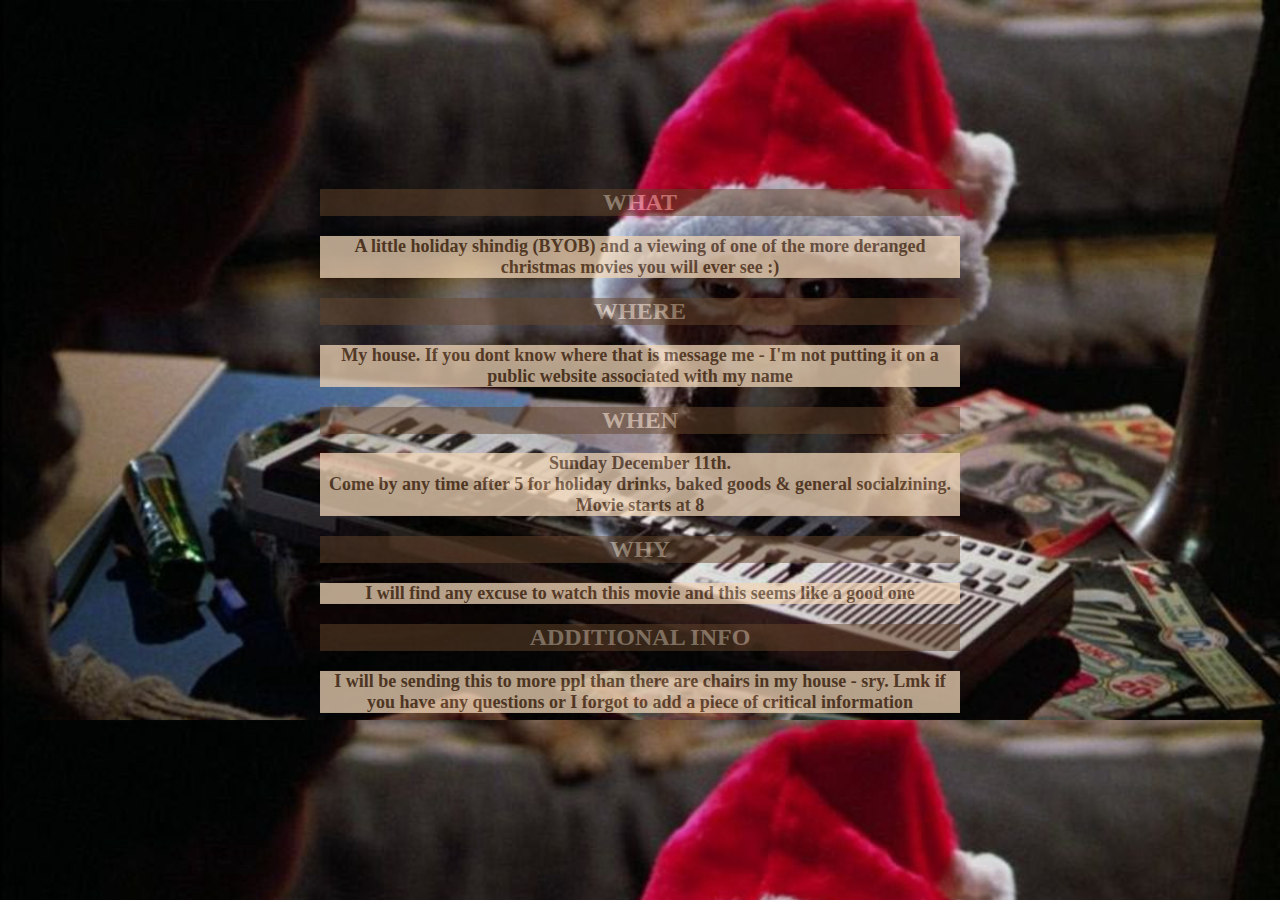
<file: gremlin/index.html>
<!DOCTYPE html>
<html lang ="en">
<head>
	<meta charset="utf-8">
	<meta name="viewport" content="width=device-width, initial-scale=1">
	<title>gremlins</title>
	<link href="stylesheet.css" rel="stylesheet">
</head>
<body>

<div class="container">
  <div class="center">
    <p> <center>
    	<h2>WHAT</h2>
    	<h3>A little holiday shindig (BYOB) and a viewing of one of the more deranged christmas movies you will ever see :)</h3>

    	<h2>WHERE</h2>
    	<h3>My house. If you dont know where that is message me - I'm not putting it on a public website associated with my name</h3>

    	<h2>WHEN</h2>
    	<h3>Sunday December 11th. <br> Come by any time after 5 for holiday drinks, baked goods & general socialzining. Movie starts at 8 </h3>

    	<h2>WHY</h2>
    	<h3>I will find any excuse to watch this movie and this seems like a good one</h3>

    	<h2>ADDITIONAL INFO</h2>
    	<h3>I will be sending this to more ppl than there are chairs in my house - sry. Lmk if you have any questions or I forgot to add a piece of critical information</h3>
    </center></p>
  </div>
</div>


</body>
</html>
</file>
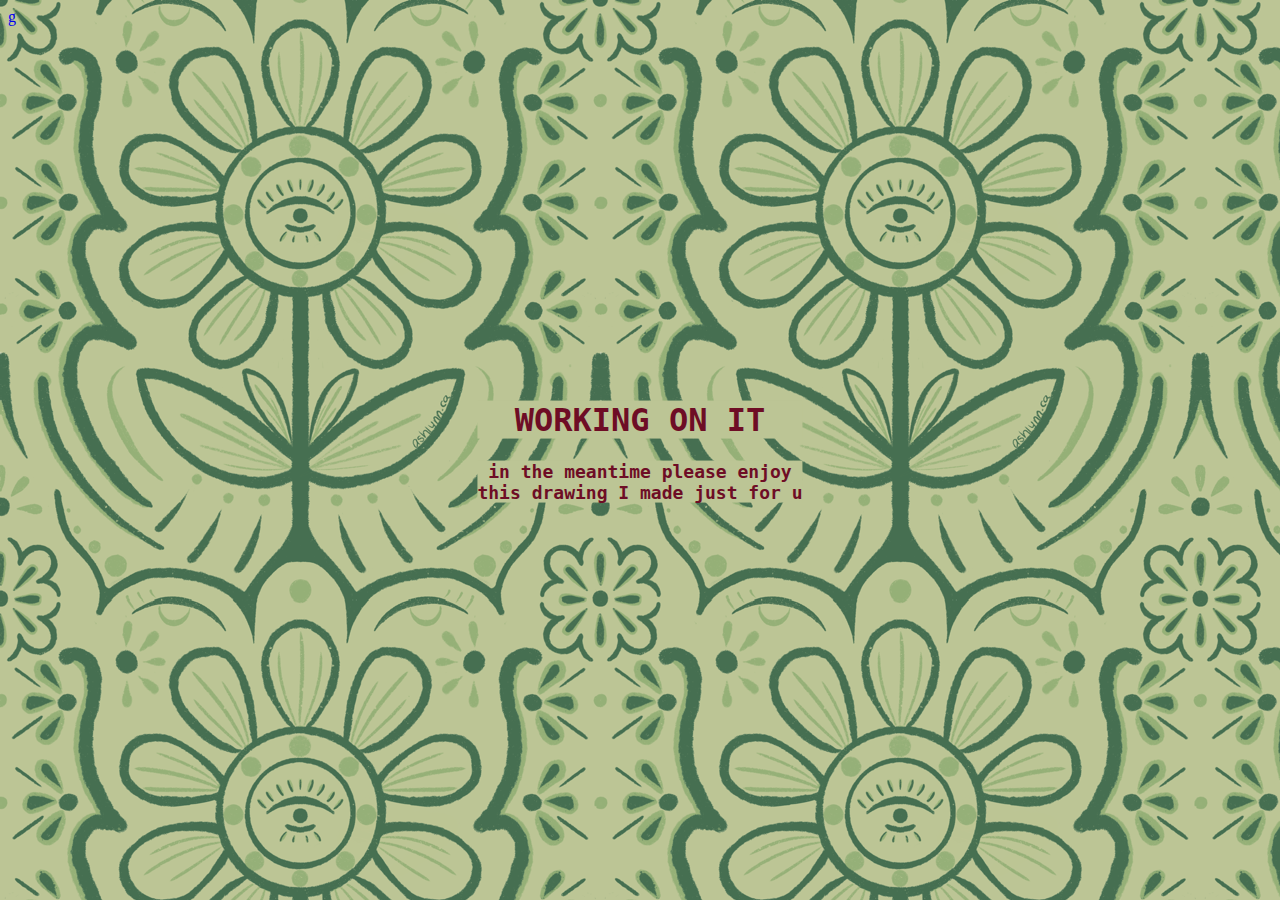
<file: test_site/index.html>
<!DOCTYPE html>
<html lang ="en">
<head>
	<meta charset="utf-8">
	<meta name="viewport" content="width=device-width, initial-scale=1">
	<title>ashlynn</title>
	<link href="stylesheet.css" rel="stylesheet">
</head>
<body>

<div class="container">
  <div class="center">
    <p> <center>
    	<h1>WORKING ON IT</h1>
    	<h3>in the meantime please enjoy <br>this drawing I made just for u</h3>
    </center></p>
  </div>
</div>

<a href="gremlins/deets.html">g</a>
</body>
</html>
</file>
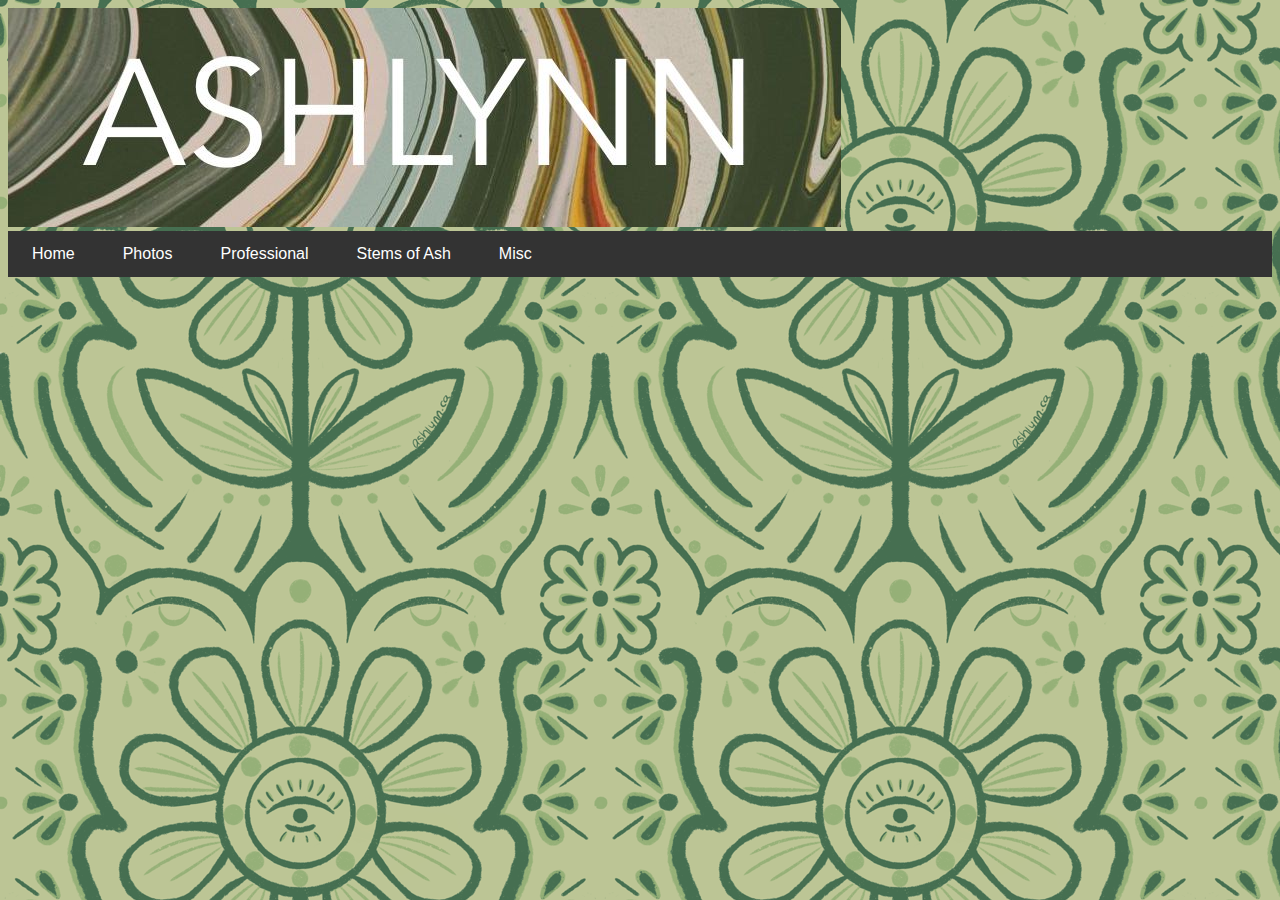
<file: wip/index.html>
<!DOCTYPE html>
<html lang ="en">
<head>
	<meta charset="utf-8">
	<meta name="viewport" content="width=device-width, initial-scale=1">
	<title>ashlynn</title>
	<link href="stylesheet.css" rel="stylesheet">
</head>
<body>

<div class="container">
  <div class="center">
  </div>
</div>

<div class="top-banner">
	<img src="sample.jpeg">
</div>

<div class="navbar">
  <a class = 'active' href="#home">Home</a>
  <a href="#photos">Photos</a>
  <a href="#professional">Professional</a>
  <div class="dropdown">
	<button class="dropbtn">Stems of Ash
	  <i class="fa fa-caret-down"></i>
	</button>
	<div class="dropdown-content">
	  <a href="#soa_about">About</a>
	  <a href="#soa_faq">FAQ</a>
	  <a href="#soa_comission">Comission</a>
	</div>
  </div>
  <div class="dropdown">
	<button class="dropbtn">Misc
	  <i class="fa fa-caret-down"></i>
	</button>
	<div class="dropdown-content">
	  <a href="#m1">m1</a>
	  <a href="#m2">m2</a>
	  <a href="#m3">m3</a>
	</div>
  </div>
</div>


</body>
</html>
</file>
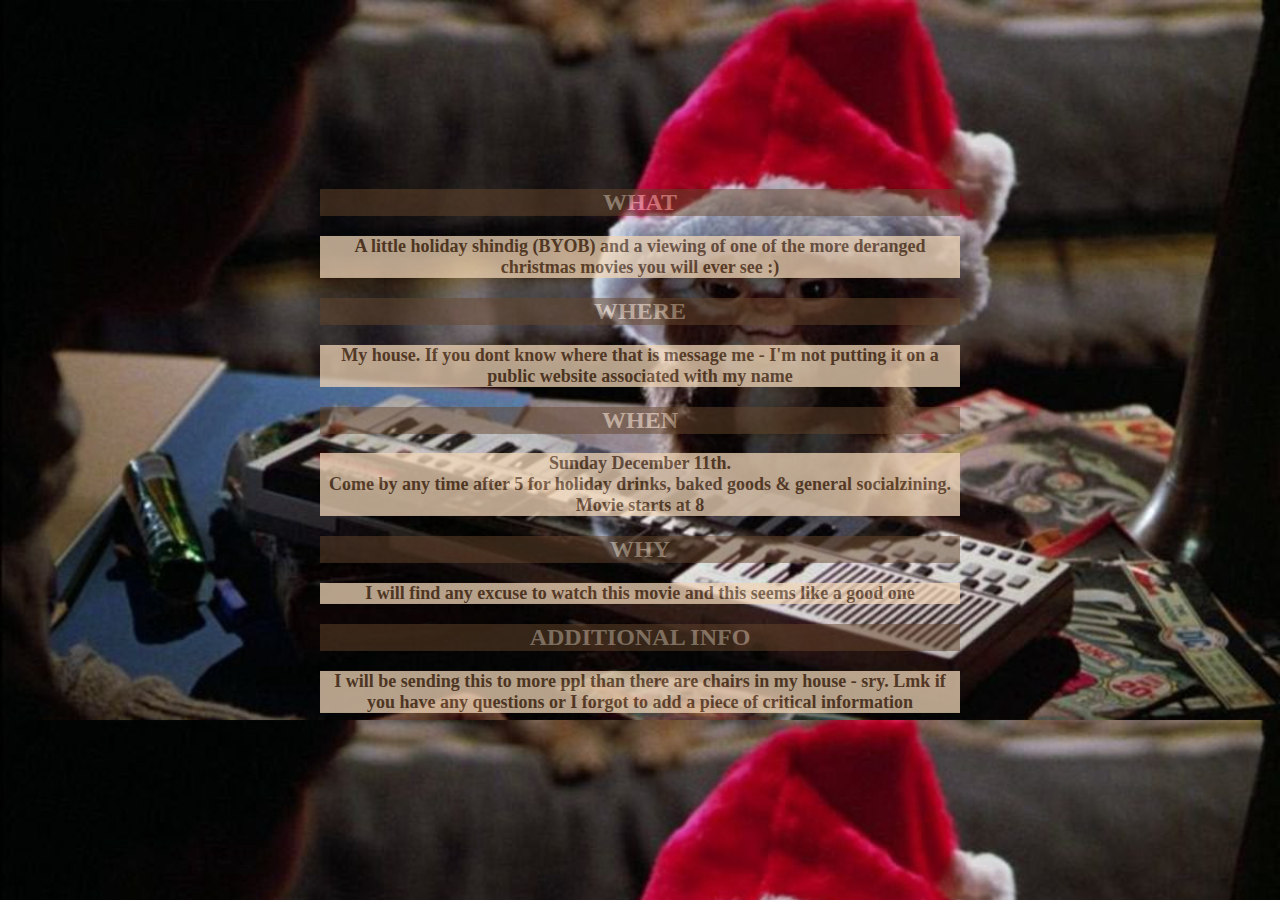
<file: test_site/gremlin/index.html>
<!DOCTYPE html>
<html lang ="en">
<head>
	<meta charset="utf-8">
	<meta name="viewport" content="width=device-width, initial-scale=1">
	<title>ashlynn</title>
	<link href="stylesheet.css" rel="stylesheet">
</head>
<body>

<div class="container">
  <div class="center">
    <p> <center>
    	<h2>WHAT</h2>
    	<h3>A little holiday shindig (BYOB) and a viewing of one of the more deranged christmas movies you will ever see :)</h3>

    	<h2>WHERE</h2>
    	<h3>My house. If you dont know where that is message me - I'm not putting it on a public website associated with my name</h3>

    	<h2>WHEN</h2>
    	<h3>Sunday December 11th. <br> Come by any time after 5 for holiday drinks, baked goods & general socialzining. Movie starts at 8 </h3>

    	<h2>WHY</h2>
    	<h3>I will find any excuse to watch this movie and this seems like a good one</h3>

    	<h2>ADDITIONAL INFO</h2>
    	<h3>I will be sending this to more ppl than there are chairs in my house - sry. Lmk if you have any questions or I forgot to add a piece of critical information</h3>
    </center></p>
  </div>
</div>


</body>
</html>
</file>
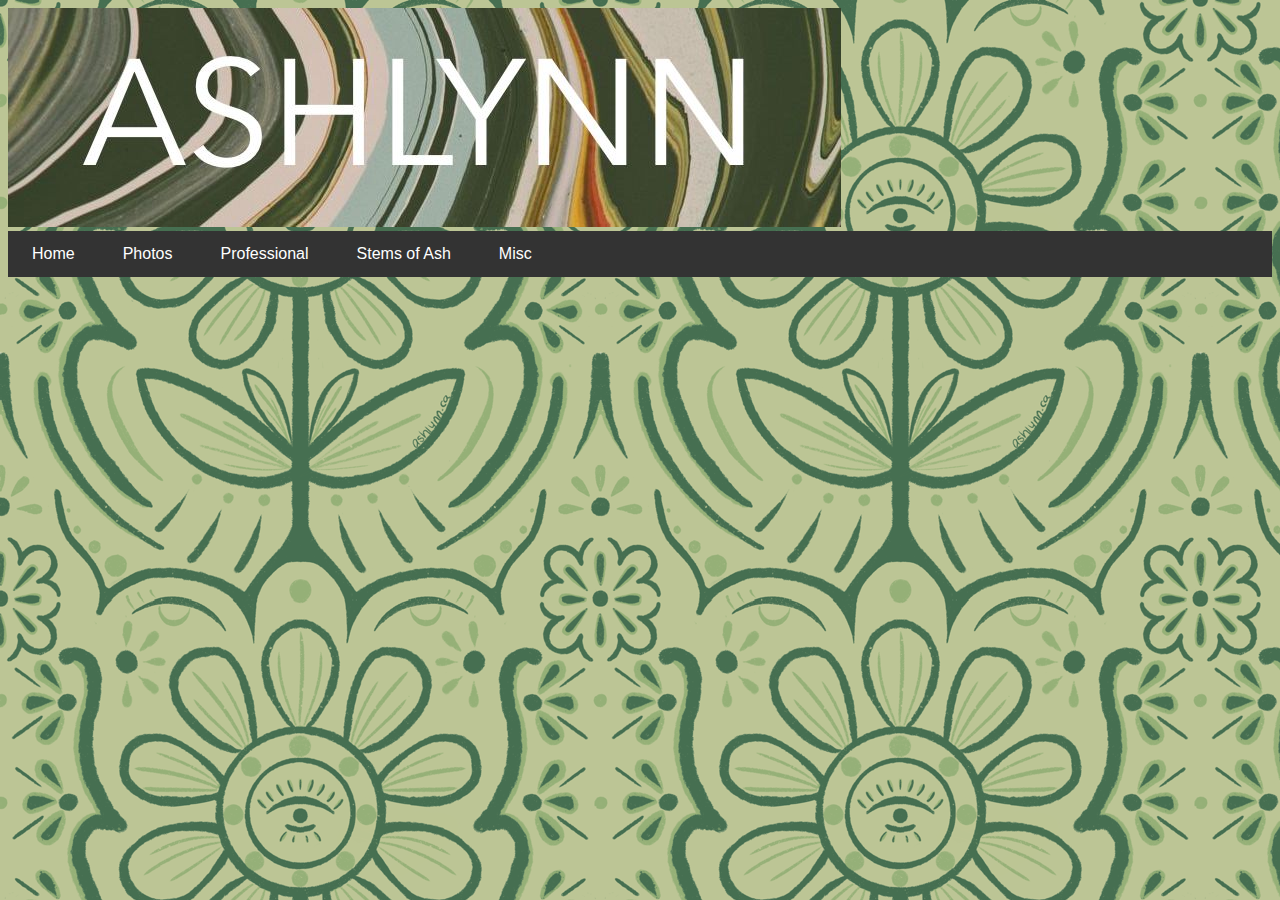
<file: wip/homepage.html>
<!DOCTYPE html>
<html lang ="en">
<head>
	<meta charset="utf-8">
	<meta name="viewport" content="width=device-width, initial-scale=1">
	<title>ashlynn</title>
	<link href="homepage-stylesheet.css" rel="stylesheet">
</head>
<body>

<div class="container">
  <div class="center">
  </div>
</div>

<div class="top-banner">
	<img src="sample.jpeg">
</div>

<div class="navbar">
  <a class = 'active' href="#home">Home</a>
  <a href="#photos">Photos</a>
  <a href="#professional">Professional</a>
  <div class="dropdown">
	<button class="dropbtn">Stems of Ash
	  <i class="fa fa-caret-down"></i>
	</button>
	<div class="dropdown-content">
	  <a href="#soa_about">About</a>
	  <a href="#soa_faq">FAQ</a>
	  <a href="#soa_comission">Comission</a>
	</div>
  </div>
  <div class="dropdown">
	<button class="dropbtn">Misc
	  <i class="fa fa-caret-down"></i>
	</button>
	<div class="dropdown-content">
	  <a href="#m1">m1</a>
	  <a href="#m2">m2</a>
	  <a href="#m3">m3</a>
	</div>
  </div>
</div>


</body>
</html>
</file>
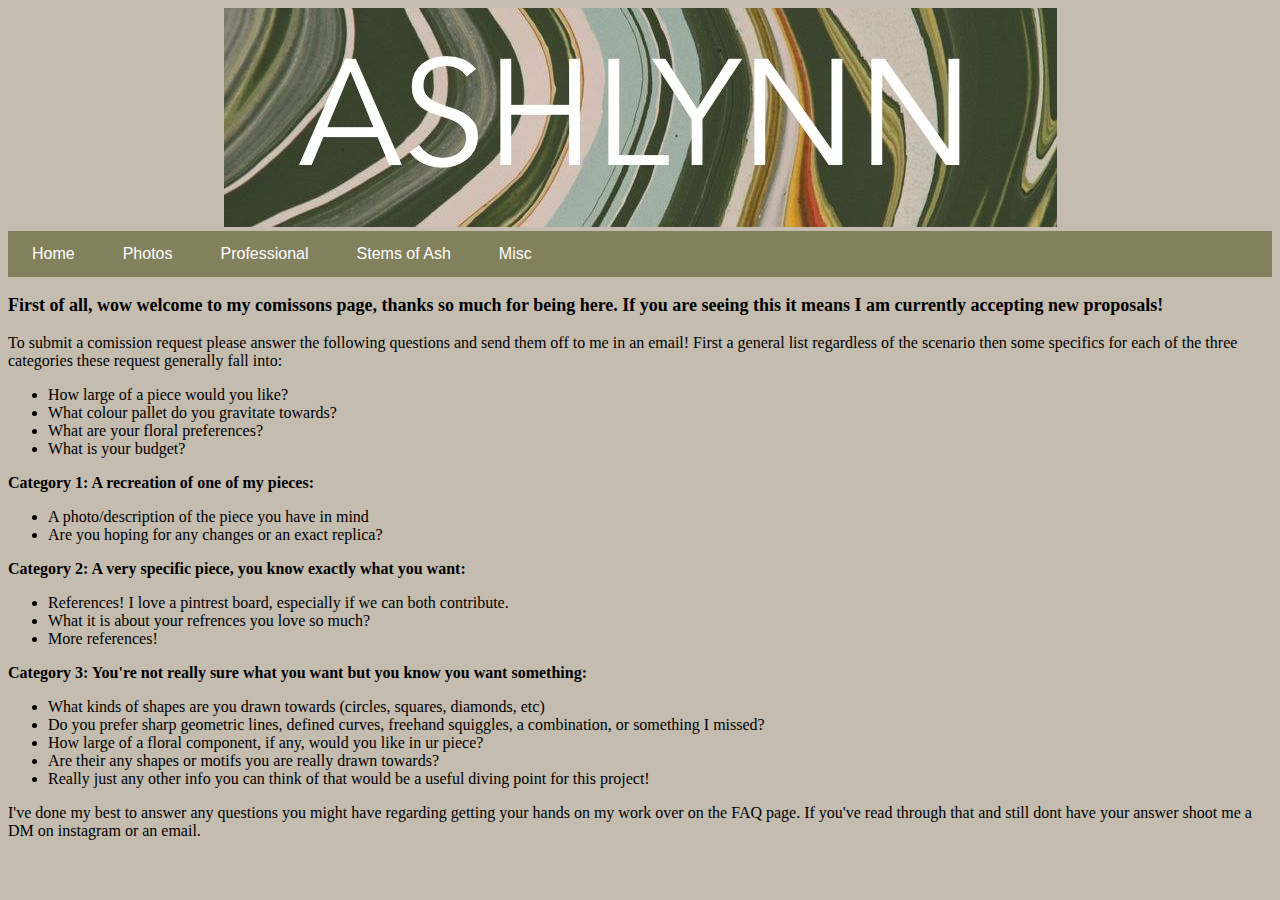
<file: wip/soa-comission.html>
<!DOCTYPE html>
<html lang ="en">
<head>
	<meta charset="utf-8">
	<meta name="viewport" content="width=device-width, initial-scale=1">
	<title>ashlynn</title>
	<link href="soacomm-stylesheet.css" rel="stylesheet">
</head>
<body>

<div class="top-banner">
	<img src="sample.jpeg">
</div>

<div class="navbar">
  <a class = 'active' href="#home">Home</a>
  <a href="#photos">Photos</a>
  <a href="#professional">Professional</a>
  <div class="dropdown">
	<button class="dropbtn">Stems of Ash
	  <i class="fa fa-caret-down"></i>
	</button>
	<div class="dropdown-content">
	  <a href="#soa_about">About</a>
	  <a href="#soa_faq">FAQ</a>
	  <a class = 'active' href="#soa_comission">Comission</a>
	</div>
  </div>
  <div class="dropdown">
	<button class="dropbtn">Misc
	  <i class="fa fa-caret-down"></i>
	</button>
	<div class="dropdown-content">
	  <a href="#m1">m1</a>
	  <a href="#m2">m2</a>
	  <a href="#m3">m3</a>
	</div>
  </div>
</div>


  	<h3>First of all, wow welcome to my comissons page, thanks so much for being here. If you are seeing this it means I am currently accepting new proposals!</h3>

  	<a>  To submit a comission request please answer the following questions and send them off to me in an email! 

		First a general list regardless of the scenario then some specifics for each of the three categories these request generally fall into: 


		<ul>
		<li>How large of a piece would you like? </li>
		<li>What colour pallet do you gravitate towards?</li>
		<li>What are your floral preferences? </li>
		<li>What is your budget?</li>
	</ul>

		<b> Category 1: A recreation of one of my pieces: </b>
		<ul>
			<li> A photo/description of the piece you have in mind</li>
			<li> Are you hoping for any changes or an exact replica? </li>
		</ul>

		<b> Category 2: A very specific piece, you know exactly what you want: </b>
		<ul>
			<li> References! I love a pintrest board, especially if we can both contribute.</li>
			<li> What it is about your refrences you love so much? </li>
			<li> More references!</li>
		</ul>

		<b> Category 3: You're not really sure what you want but you know you want something: </b>
		<ul>
			<li> What kinds of shapes are you drawn towards (circles, squares, diamonds, etc) </li>
			<li> Do you prefer sharp geometric lines, defined curves, freehand squiggles, a combination, or something I missed? </li>
			<li> How large of a floral component, if any, would you like in ur piece? </li>
			<li> Are their any shapes or motifs you are really drawn towards? </li>
			<li> Really just any other info you can think of that would be a useful diving point for this project!</li>
		</ul>

		 I've done my best to answer any questions you might have regarding getting your hands on my work over on the FAQ page. If you've read through that and still dont have your answer shoot me a DM on instagram or an email. 


</a>




</body>
</html>
</file>
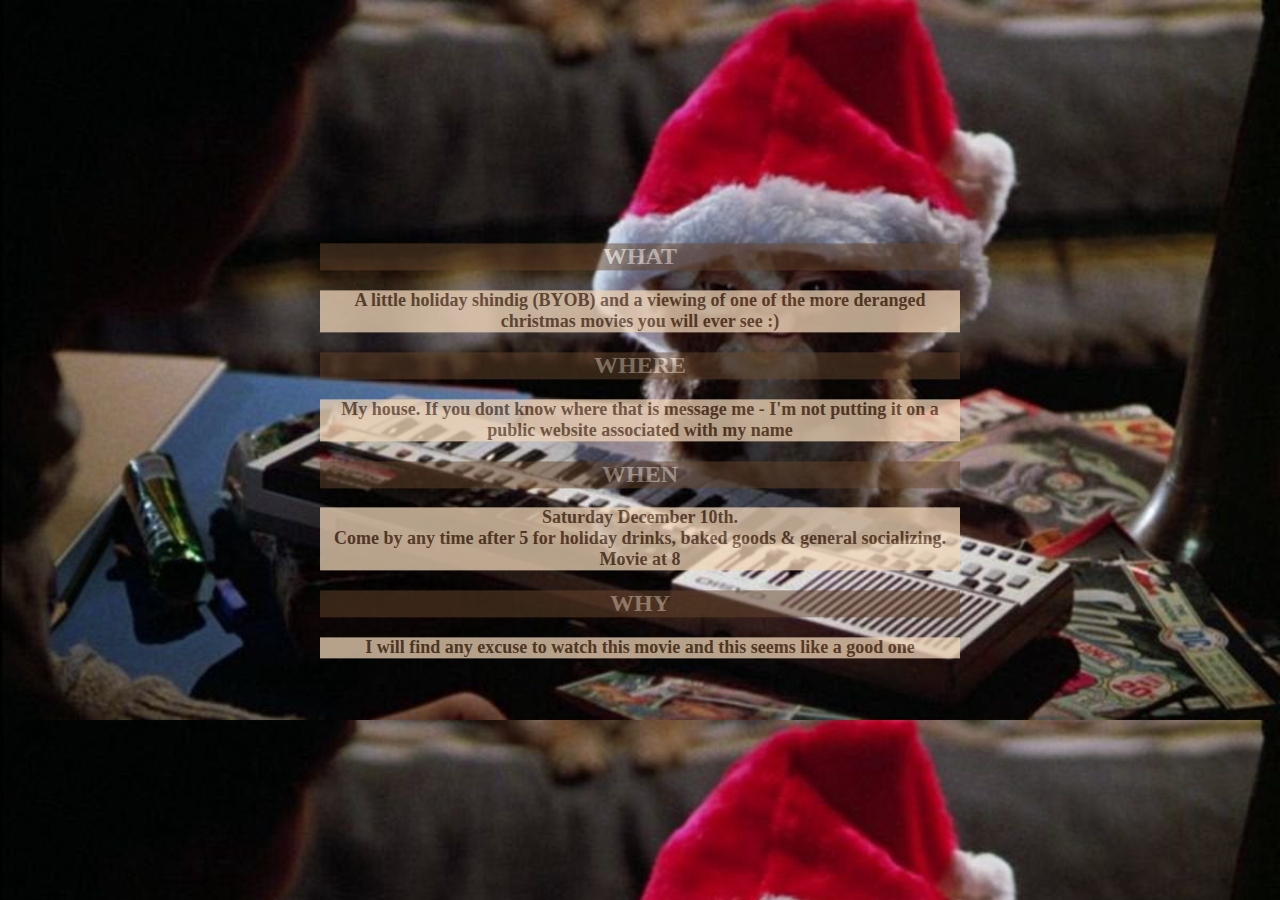
<file: test_site/gremlins/deets.html>
<!DOCTYPE html>
<html lang ="en">
<head>
	<meta charset="utf-8">
	<meta name="viewport" content="width=device-width, initial-scale=1">
	<title>ashlynn</title>
	<link href="stylesheet.css" rel="stylesheet">
</head>
<body>

<div class="container">
  <div class="center">
    <p> <center>
    	<h2>WHAT</h2>
    	<h3>A little holiday shindig (BYOB) and a viewing of one of the more deranged christmas movies you will ever see :)</h3>

    	<h2>WHERE</h2>
    	<h3>My house. If you dont know where that is message me - I'm not putting it on a public website associated with my name</h3>

    	<h2>WHEN</h2>
    	<h3>Saturday December 10th. <br> Come by any time after 5 for holiday drinks, baked goods & general socializing. Movie at 8 </h3>

    	<h2>WHY</h2>
    	<h3>I will find any excuse to watch this movie and this seems like a good one</h3>

    </center></p>
  </div>
</div>


</body>
</html>
</file>
<file: gremlin/stylesheet.css>
body {
  background-image: url("background.jpeg");
  background-size: cover;
}

h2{
  font-family: "Luminari";
  font-size: x-large;
  background-color: #66462c;
  color: #F1D6B8;
  opacity: .5;
}

h3{
  font-family: "Palatino";
  font-size: large;
  background-color: #F1D6B8;
  color: #66462c;
  opacity: .75;
}

<style>
.container {
  height: 200px;
  position: relative;
  border: 3px solid green;
}

.center {
  margin: 0;
  position: absolute;
  border: 3px;
  top: 50%;
  left: 50%;
  -ms-transform: translate(-50%, -50%);
  transform: translate(-50%, -50%);
}
</style>
</file>
<file: test_site/stylesheet.css>
body {
  background-image: url("Background_small.png");
  background-repeat: repeat;
}

h1{
  font-family: "Lucida Console", Monaco, monospace;
  font-size: xx-large;
  background-color: #BCC595;
  color: #6E0D25;
}

h3{
  font-family: "Lucida Console", Monaco, monospace;
  font-size: large;
  background-color: #BCC595;
  color: #6E0D25;
}

<style>
.container {
  height: 200px;
  position: relative;
  border: 3px solid green;
}

.center {
  margin: 0;
  position: absolute;
  border: 3px;
  top: 50%;
  left: 50%;
  -ms-transform: translate(-50%, -50%);
  transform: translate(-50%, -50%);
}
</style>
</file>
<file: wip/stylesheet.css>
body {
  background-image: url("Background_small.png");
  background-repeat: repeat;
}

h1{
  font-family: "Lucida Console", Monaco, monospace;
  font-size: xx-large;
  background-color: #BCC595;
  color: #6E0D25;
}

h3{
  font-family: "Lucida Console", Monaco, monospace;
  font-size: large;
  background-color: #BCC595;
  color: #6E0D25;
}

<style>
.container {
  height: 200px;
  position: relative;
  border: 3px solid green;
}

.center {
  margin: 0;
  position: absolute;
  border: 3px;
  top: 50%;
  left: 50%;
  -ms-transform: translate(-50%, -50%);
  transform: translate(-50%, -50%);
}

.top-banner{
  width: 100%;
  position: relative;
}

/* Navbar container */
.navbar {
  overflow: hidden;
  background-color: #333;
  font-family: Arial;


}

/* Links inside the navbar */
.navbar a {
  float: left;
  font-size: 16px;
  color: white;
  text-align: center;
  padding: 14px 24px;
  text-decoration: none;
}

/* The dropdown container */
.dropdown {
  float: left;
  overflow: hidden;
}

/* Dropdown button */
.dropdown .dropbtn {
  font-size: 16px;
  border: none;
  outline: none;
  color: white;
  padding: 14px 24px;
  background-color: inherit;
  font-family: inherit; /* Important for vertical align on mobile phones */
  margin: 0; /* Important for vertical align on mobile phones */
}

/* Add a red background color to navbar links on hover */
.navbar a:hover, .dropdown:hover .dropbtn {
  background-color: red;
}

/* Dropdown content (hidden by default) */
.dropdown-content {
  display: none;
  position: absolute;
  background-color: #f9f9f9;
  min-width: 160px;
  box-shadow: 0px 8px 16px 0px rgba(0,0,0,0.2);
  z-index: 1;
}

/* Links inside the dropdown */
.dropdown-content a {
  float: none;
  color: black;
  padding: 12px 16px;
  text-decoration: none;
  display: block;
  text-align: left;
}

/* Add a grey background color to dropdown links on hover */
.dropdown-content a:hover {
  background-color: #ddd;
}

/* Show the dropdown menu on hover */
.dropdown:hover .dropdown-content {
  display: block;
}
</file>
<file: test_site/gremlin/stylesheet.css>
body {
  background-image: url("background.jpeg");
  background-size: cover;
}

h2{
  font-family: "Luminari";
  font-size: x-large;
  background-color: #66462c;
  color: #F1D6B8;
  opacity: .5;
}

h3{
  font-family: "Palatino";
  font-size: large;
  background-color: #F1D6B8;
  color: #66462c;
  opacity: .75;
}

<style>
.container {
  height: 200px;
  position: relative;
  border: 3px solid green;
}

.center {
  margin: 0;
  position: absolute;
  border: 3px;
  top: 50%;
  left: 50%;
  -ms-transform: translate(-50%, -50%);
  transform: translate(-50%, -50%);
}
</style>
</file>
<file: wip/homepage-stylesheet.css>
body {
  background-image: url("Background_small.png");
  background-repeat: repeat;
}

h1{
  font-family: "Lucida Console", Monaco, monospace;
  font-size: xx-large;
  background-color: #BCC595;
  color: #6E0D25;
}

h3{
  font-family: "Lucida Console", Monaco, monospace;
  font-size: large;
  background-color: #BCC595;
  color: #6E0D25;
}

<style>
.container {
  height: 200px;
  position: relative;
  border: 3px solid green;
}

.center {
  margin: 0;
  position: absolute;
  border: 3px;
  top: 50%;
  left: 50%;
  -ms-transform: translate(-50%, -50%);
  transform: translate(-50%, -50%);
}

.top-banner{
  width: 100%;
  position: relative;
}

/* Navbar container */
.navbar {
  overflow: hidden;
  background-color: #333;
  font-family: Arial;


}

/* Links inside the navbar */
.navbar a {
  float: left;
  font-size: 16px;
  color: white;
  text-align: center;
  padding: 14px 24px;
  text-decoration: none;
}

/* The dropdown container */
.dropdown {
  float: left;
  overflow: hidden;
}

/* Dropdown button */
.dropdown .dropbtn {
  font-size: 16px;
  border: none;
  outline: none;
  color: white;
  padding: 14px 24px;
  background-color: inherit;
  font-family: inherit; /* Important for vertical align on mobile phones */
  margin: 0; /* Important for vertical align on mobile phones */
}

/* Add a red background color to navbar links on hover */
.navbar a:hover, .dropdown:hover .dropbtn {
  background-color: red;
}

/* Dropdown content (hidden by default) */
.dropdown-content {
  display: none;
  position: absolute;
  background-color: #f9f9f9;
  min-width: 160px;
  box-shadow: 0px 8px 16px 0px rgba(0,0,0,0.2);
  z-index: 1;
}

/* Links inside the dropdown */
.dropdown-content a {
  float: none;
  color: black;
  padding: 12px 16px;
  text-decoration: none;
  display: block;
  text-align: left;
}

/* Add a grey background color to dropdown links on hover */
.dropdown-content a:hover {
  background-color: #ddd;
}

/* Show the dropdown menu on hover */
.dropdown:hover .dropdown-content {
  display: block;
}
</file>
<file: wip/soacomm-stylesheet.css>
body {
  /*background-image: url("Background_small.png");
  background-repeat: repeat;*/
  background-color: #C4BCAF;
}

h1{
  font-size: xx-large;
}

h2{
  font-size: x-large;
}

h3{
  font-size: large;
}

<style>
.container {
  height: 200px;
  position: relative;
  border: 3px solid green;
}

.center {
  margin: 0;
  position: absolute;
  border: 3px;
  top: 50%;
  left: 50%;
  -ms-transform: translate(-50%, -50%);
  transform: translate(-50%, -50%);
}

.top-banner{
  width: 100%;
  position: center;
  text-align: center;
}

/* Navbar container */
.navbar {
  overflow: hidden;
  background-color: #83805D;
  font-family: Arial;


}

/* Links inside the navbar */
.navbar a {
  float: left;
  font-size: 16px;
  color: white;
  text-align: center;
  padding: 14px 24px;
  text-decoration: none;
}

/* The dropdown container */
.dropdown {
  float: left;
  overflow: hidden;
}

/* Dropdown button */
.dropdown .dropbtn {
  font-size: 16px;
  border: none;
  outline: none;
  color: white;
  padding: 14px 24px;
  background-color: inherit;
  font-family: inherit; /* Important for vertical align on mobile phones */
  margin: 0; /* Important for vertical align on mobile phones */
}

/* Add a red background color to navbar links on hover */
.navbar a:hover, .dropdown:hover .dropbtn {
  background-color: #B56B3D;
}

/* Dropdown content (hidden by default) */
.dropdown-content {
  display: none;
  position: absolute;
  background-color: #83805D;
  min-width: 160px;
  box-shadow: 0px 8px 16px 0px rgba(0,0,0,0.2);
  z-index: 1;
}

/* Links inside the dropdown */
.dropdown-content a {
  float: none;
  color: white;
  padding: 12px 16px;
  text-decoration: none;
  display: block;
  text-align: left;
}

/* Add a grey background color to dropdown links on hover */
.dropdown-content a:hover {
  background-color: #B56B3D;
}

/* Show the dropdown menu on hover */
.dropdown:hover .dropdown-content {
  display: block;
}
</file>
<file: test_site/gremlins/stylesheet.css>
body {
  background-image: url("background.jpeg");
  background-size: cover;
}

h2{
  font-family: "Luminari";
  font-size: x-large;
  background-color: #66462c;
  color: #F1D6B8;
  opacity: .5;
}

h3{
  font-family: "Palatino";
  font-size: large;
  background-color: #F1D6B8;
  color: #66462c;
  opacity: .75;
}

<style>
.container {
  height: 200px;
  position: relative;
  border: 3px solid green;
}

.center {
  margin: 0;
  position: absolute;
  border: 3px;
  top: 50%;
  left: 50%;
  -ms-transform: translate(-50%, -50%);
  transform: translate(-50%, -50%);
}
</style>
</file>
